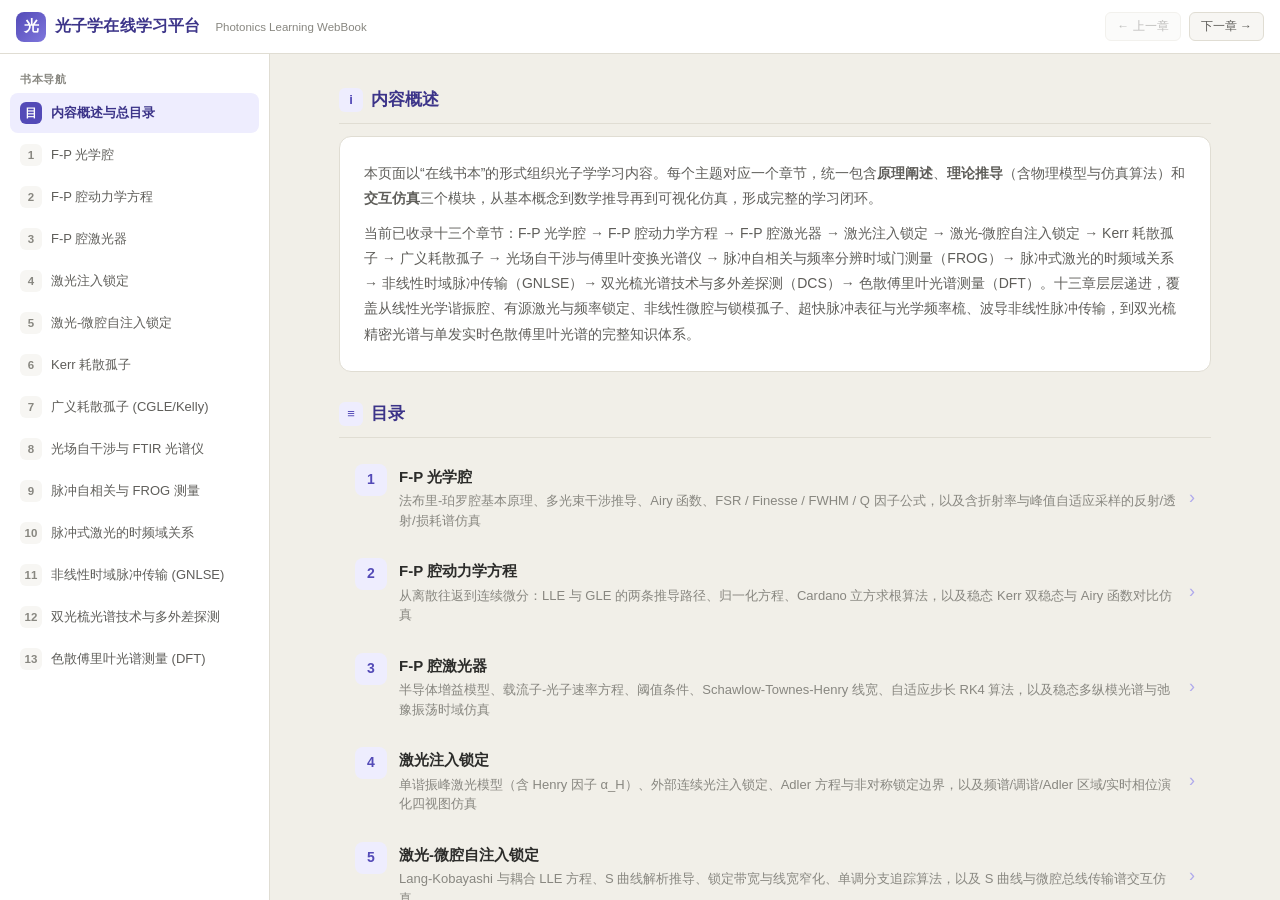
<file: index.html>
<!DOCTYPE html>
<html lang="zh-CN">
<head>
<meta charset="UTF-8">
<meta name="viewport" content="width=device-width, initial-scale=1.0, maximum-scale=5.0, user-scalable=yes">
<title>光子学在线学习平台 | Photonics Learning WebBook</title>
<style>
:root {
  --c-bg: #ffffff;
  --c-bg-sec: #f7f6f3;
  --c-bg-ter: #f1efe8;
  --c-text: #2c2c2a;
  --c-text-sec: #5f5e5a;
  --c-text-hint: #888780;
  --c-border: #e0ddd3;
  --c-purple-50: #EEEDFE;
  --c-purple-100: #CECBF6;
  --c-purple-400: #7F77DD;
  --c-purple-600: #534AB7;
  --c-purple-800: #3C3489;
  --sidebar-w: 270px;
  --header-h: 54px;
}
* { box-sizing: border-box; margin: 0; padding: 0; }
html, body { height: 100%; overflow: hidden; font-family: -apple-system, BlinkMacSystemFont, "Segoe UI", "PingFang SC", "Hiragino Sans GB", "Microsoft YaHei", sans-serif; background: var(--c-bg-ter); color: var(--c-text); }

.app-header {
  height: var(--header-h);
  background: var(--c-bg);
  border-bottom: 1px solid var(--c-border);
  display: flex;
  align-items: center;
  justify-content: space-between;
  padding: 0 16px;
  position: relative;
  z-index: 30;
}
.header-left { display: flex; align-items: center; gap: 10px; }
.menu-btn {
  display: none;
  width: 34px; height: 34px;
  border: 1px solid var(--c-border);
  border-radius: 8px;
  background: var(--c-bg-sec);
  color: var(--c-purple-800);
  font-size: 18px;
  cursor: pointer;
  align-items: center;
  justify-content: center;
}
.brand { display: flex; align-items: center; gap: 9px; text-decoration: none; color: var(--c-purple-800); }
.brand-logo {
  width: 30px; height: 30px; border-radius: 8px;
  background: linear-gradient(135deg, var(--c-purple-600), var(--c-purple-400));
  color: #fff; font-weight: 700; font-size: 15px;
  display: inline-flex; align-items: center; justify-content: center;
}
.brand-title { font-size: 15.5px; font-weight: 700; letter-spacing: 0.01em; }
.brand-sub { font-size: 11.5px; color: var(--c-text-hint); margin-left: 6px; font-weight: 400; }
.header-right { display: flex; align-items: center; gap: 8px; }
.nav-pill {
  padding: 5px 11px; font-size: 12px; border-radius: 6px;
  border: 1px solid var(--c-border); background: var(--c-bg-sec);
  color: var(--c-text-sec); cursor: pointer; font-family: inherit; transition: all 0.15s;
}
.nav-pill:hover { border-color: var(--c-purple-400); color: var(--c-purple-600); background: var(--c-purple-50); }
.nav-pill:disabled { opacity: 0.4; cursor: not-allowed; }

.app-body {
  display: flex;
  height: calc(100% - var(--header-h));
  position: relative;
}
.sidebar {
  width: var(--sidebar-w);
  background: var(--c-bg);
  border-right: 1px solid var(--c-border);
  display: flex;
  flex-direction: column;
  flex-shrink: 0;
  overflow-y: auto;
  padding: 12px 10px 20px;
  transition: transform 0.22s ease;
  z-index: 25;
}
.nav-group-title {
  font-size: 11px;
  font-weight: 600;
  color: var(--c-text-hint);
  text-transform: uppercase;
  letter-spacing: 0.06em;
  padding: 6px 10px 6px;
}
.nav-item {
  display: flex;
  align-items: center;
  gap: 9px;
  padding: 9px 10px;
  border-radius: 8px;
  border: none;
  background: transparent;
  color: var(--c-text-sec);
  font-size: 13px;
  text-align: left;
  cursor: pointer;
  width: 100%;
  font-family: inherit;
  transition: all 0.14s;
  margin-bottom: 2px;
}
.nav-item:hover { background: var(--c-bg-sec); color: var(--c-purple-800); }
.nav-item.active { background: var(--c-purple-50); color: var(--c-purple-800); font-weight: 600; }
.nav-num {
  width: 22px; height: 22px; border-radius: 6px;
  background: var(--c-bg-sec); color: var(--c-text-hint);
  font-size: 11.5px; font-weight: 700;
  display: inline-flex; align-items: center; justify-content: center;
  flex-shrink: 0;
}
.nav-item.active .nav-num { background: var(--c-purple-600); color: #fff; }
.nav-label { flex: 1; line-height: 1.35; }

.content-wrap {
  flex: 1;
  min-width: 0;
  height: 100%;
  background: var(--c-bg-ter);
  position: relative;
}
.content-frame {
  width: 100%;
  height: 100%;
  border: none;
  display: block;
  background: var(--c-bg-ter);
}
.backdrop {
  display: none;
  position: fixed;
  inset: var(--header-h) 0 0 0;
  background: rgba(20, 20, 30, 0.35);
  z-index: 20;
}
.backdrop.show { display: block; }

@media (max-width: 820px) {
  .menu-btn { display: inline-flex; }
  .brand-sub { display: none; }
  .sidebar {
    position: fixed;
    top: var(--header-h);
    left: 0;
    bottom: 0;
    transform: translateX(-100%);
    box-shadow: 4px 0 20px rgba(0, 0, 0, 0.12);
  }
  .sidebar.open { transform: translateX(0); }
}
</style>
</head>
<body>

<header class="app-header">
  <div class="header-left">
    <button class="menu-btn" id="menuBtn" aria-label="切换目录">☰</button>
    <a class="brand" href="#overview.html" onclick="loadPage('overview.html'); return false;">
      <span class="brand-logo">光</span>
      <span class="brand-title">光子学在线学习平台</span>
      <span class="brand-sub">Photonics Learning WebBook</span>
    </a>
  </div>
  <div class="header-right">
    <button class="nav-pill" id="prevBtn" onclick="stepPage(-1)">← 上一章</button>
    <button class="nav-pill" id="nextBtn" onclick="stepPage(1)">下一章 →</button>
  </div>
</header>

<div class="app-body">
  <div class="backdrop" id="backdrop" onclick="toggleSidebar(false)"></div>
  <aside class="sidebar" id="sidebar">
    <div class="nav-group-title">书本导航</div>
    <div id="navList"></div>
  </aside>
  <main class="content-wrap">
    <iframe id="contentFrame" class="content-frame" src="overview.html" title="章节内容"></iframe>
  </main>
</div>

<script>
(function() {
  var PAGES = [
    { file: 'overview.html', num: '目', title: '内容概述与总目录' },
    { file: 'fp-cavity.html', num: '1', title: 'F-P 光学腔' },
    { file: 'fp-dynamics.html', num: '2', title: 'F-P 腔动力学方程' },
    { file: 'fp-laser.html', num: '3', title: 'F-P 腔激光器' },
    { file: 'injection-locking.html', num: '4', title: '激光注入锁定' },
    { file: 'self-injection-locking.html', num: '5', title: '激光-微腔自注入锁定' },
    { file: 'kerr-dissipative-soliton.html', num: '6', title: 'Kerr 耗散孤子' },
    { file: 'general-dissipative-soliton.html', num: '7', title: '广义耗散孤子 (CGLE/Kelly)' },
    { file: 'ftir-spectroscopy.html', num: '8', title: '光场自干涉与 FTIR 光谱仪' },
    { file: 'frog-measurement.html', num: '9', title: '脉冲自相关与 FROG 测量' },
    { file: 'pulsed-laser-comb.html', num: '10', title: '脉冲式激光的时频域关系' },
    { file: 'nonlinear-pulse-propagation.html', num: '11', title: '非线性时域脉冲传输 (GNLSE)' },
    { file: 'dual-comb-spectroscopy.html', num: '12', title: '双光梳光谱技术与多外差探测' },
    { file: 'dispersive-fourier-transform.html', num: '13', title: '色散傅里叶光谱测量 (DFT)' }
  ];

  var navList = document.getElementById('navList');
  var frame = document.getElementById('contentFrame');
  var sidebar = document.getElementById('sidebar');
  var backdrop = document.getElementById('backdrop');
  var prevBtn = document.getElementById('prevBtn');
  var nextBtn = document.getElementById('nextBtn');
  var currentIdx = 0;

  PAGES.forEach(function(p, idx) {
    var btn = document.createElement('button');
    btn.className = 'nav-item' + (idx === 0 ? ' active' : '');
    btn.dataset.file = p.file;
    btn.innerHTML = '<span class="nav-num">' + p.num + '</span><span class="nav-label">' + p.title + '</span>';
    btn.addEventListener('click', function() { loadPage(p.file); });
    navList.appendChild(btn);
  });

  window.toggleSidebar = function(force) {
    var open = typeof force === 'boolean' ? force : !sidebar.classList.contains('open');
    sidebar.classList.toggle('open', open);
    backdrop.classList.toggle('show', open);
  };
  document.getElementById('menuBtn').addEventListener('click', function() { toggleSidebar(); });

  window.loadPage = function(rawSrc) {
    var file = String(rawSrc || 'overview.html').replace(/^tabs\//, '').replace(/^#/, '');
    var idx = PAGES.findIndex(function(p) { return p.file === file; });
    if (idx < 0) idx = 0;
    currentIdx = idx;
    var target = PAGES[idx].file;
    if (frame.getAttribute('src') !== target) frame.setAttribute('src', target);
    document.querySelectorAll('.nav-item').forEach(function(el, i) {
      el.classList.toggle('active', i === idx);
    });
    prevBtn.disabled = (idx <= 0);
    nextBtn.disabled = (idx >= PAGES.length - 1);
    if (window.location.hash !== '#' + target) {
      try { history.replaceState(null, '', '#' + target); } catch (e) {}
    }
    toggleSidebar(false);
  };

  window.stepPage = function(delta) {
    var next = currentIdx + delta;
    if (next >= 0 && next < PAGES.length) loadPage(PAGES[next].file);
  };

  // Listen for chapter clicks from overview.html iframe
  window.addEventListener('message', function(e) {
    if (e.data && e.data.type === 'switchTab' && e.data.src) {
      loadPage(e.data.src);
    }
  });

  // Support direct hash links like index.html#frog-measurement.html
  var initHash = window.location.hash ? window.location.hash.slice(1) : 'overview.html';
  loadPage(initHash);
})();
</script>
</body>
</html>
</file>
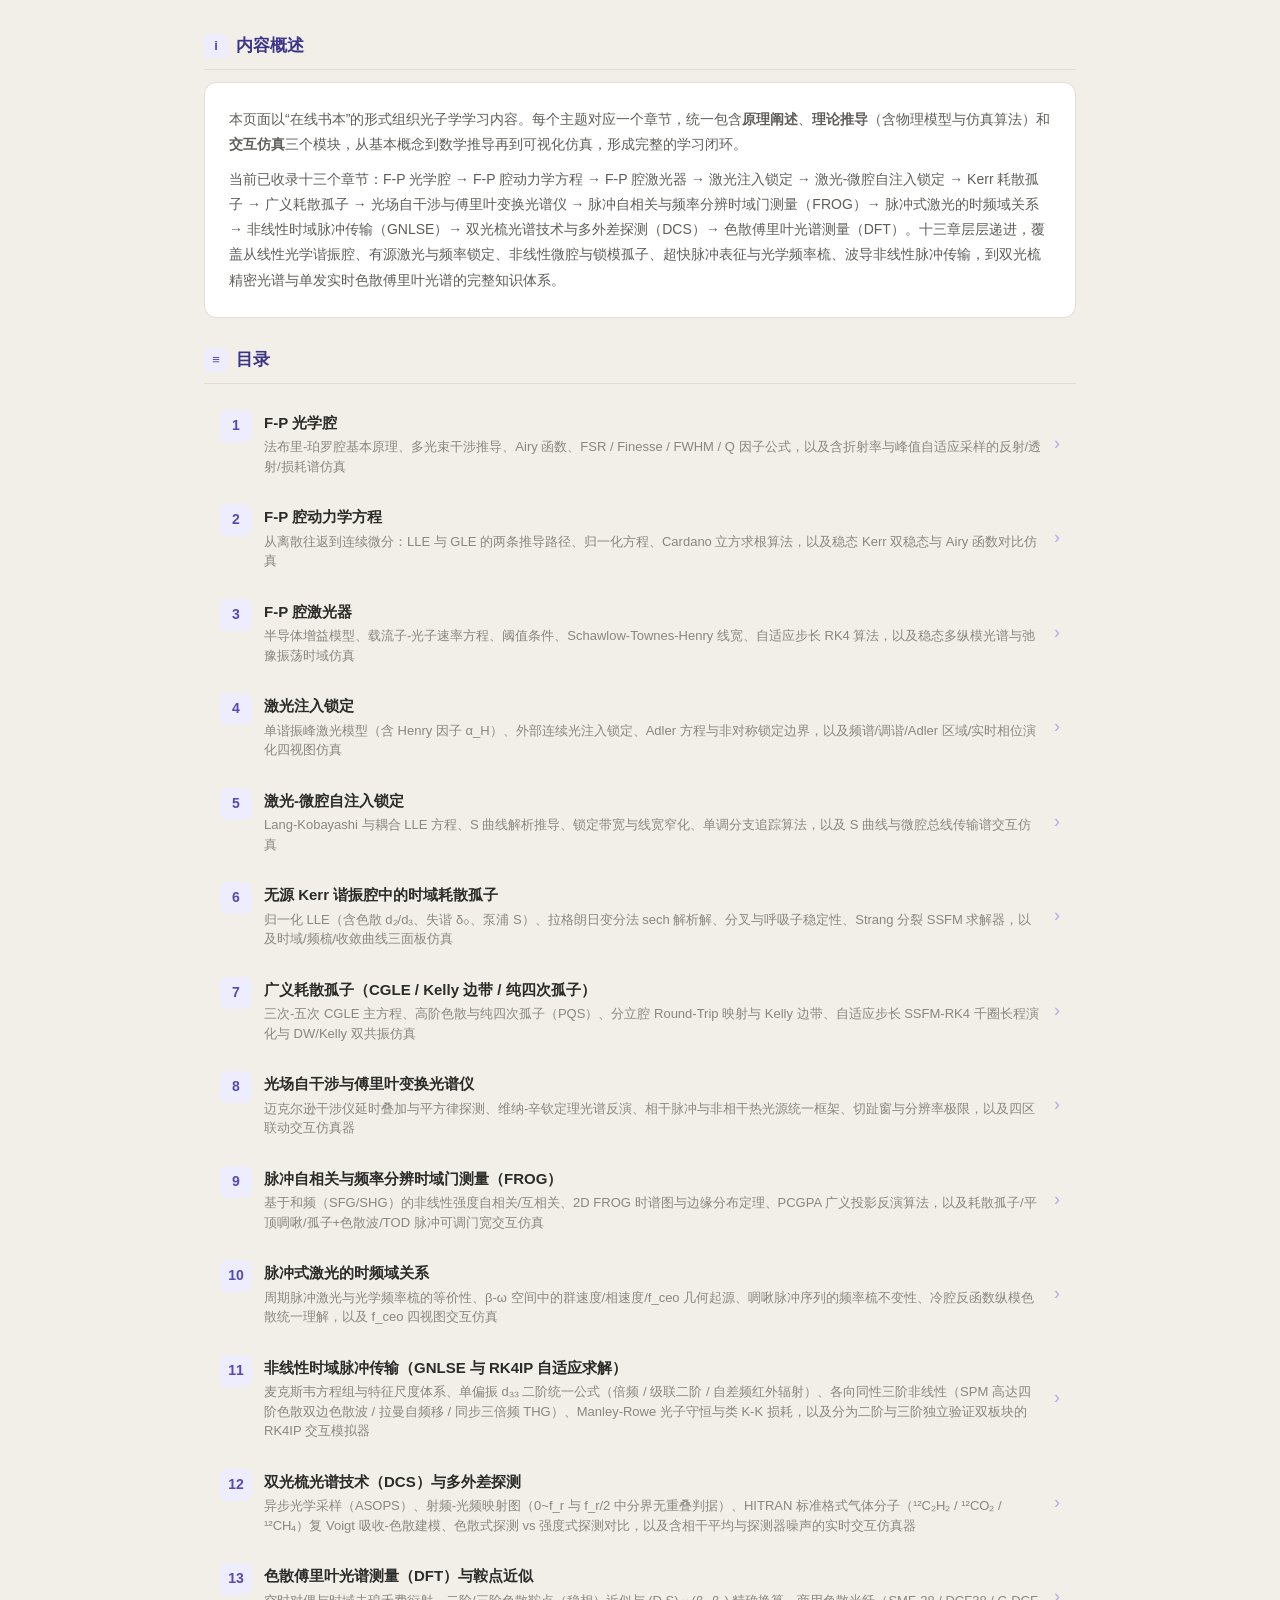
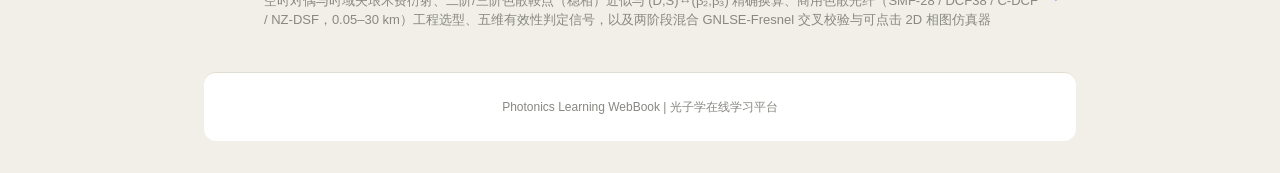
<file: overview.html>
<!DOCTYPE html>
<html lang="zh-CN">
<head>
<meta charset="UTF-8">
<meta name="viewport" content="width=device-width, initial-scale=1.0">
<link rel="stylesheet" href="common.css">
<title>目录 - 光子学学习</title>
</head>
<body>
<div class="main">

  <div class="section">
    <div class="section-title"><span class="section-icon">i</span>内容概述</div>
    <div class="book-abstract">
      <p>本页面以“在线书本”的形式组织光子学学习内容。每个主题对应一个章节，统一包含<strong>原理阐述</strong>、<strong>理论推导</strong>（含物理模型与仿真算法）和<strong>交互仿真</strong>三个模块，从基本概念到数学推导再到可视化仿真，形成完整的学习闭环。</p>
      <p>当前已收录十三个章节：F-P 光学腔 → F-P 腔动力学方程 → F-P 腔激光器 → 激光注入锁定 → 激光-微腔自注入锁定 → Kerr 耗散孤子 → 广义耗散孤子 → 光场自干涉与傅里叶变换光谱仪 → 脉冲自相关与频率分辨时域门测量（FROG）→ 脉冲式激光的时频域关系 → 非线性时域脉冲传输（GNLSE）→ 双光梳光谱技术与多外差探测（DCS）→ 色散傅里叶光谱测量（DFT）。十三章层层递进，覆盖从线性光学谐振腔、有源激光与频率锁定、非线性微腔与锁模孤子、超快脉冲表征与光学频率梳、波导非线性脉冲传输，到双光梳精密光谱与单发实时色散傅里叶光谱的完整知识体系。</p>
    </div>
  </div>

  <div class="section">
    <div class="section-title"><span class="section-icon">≡</span>目录</div>
    <div class="toc-list">
      <a class="toc-item" href="fp-cavity.html" data-tab="fp-cavity.html">
        <span class="toc-num">1</span>
        <div class="toc-info">
          <div class="toc-chapter">F-P 光学腔</div>
          <div class="toc-desc">法布里-珀罗腔基本原理、多光束干涉推导、Airy 函数、FSR / Finesse / FWHM / Q 因子公式，以及含折射率与峰值自适应采样的反射/透射/损耗谱仿真</div>
        </div>
        <span class="toc-arrow">›</span>
      </a>
      <a class="toc-item" href="fp-dynamics.html" data-tab="fp-dynamics.html">
        <span class="toc-num">2</span>
        <div class="toc-info">
          <div class="toc-chapter">F-P 腔动力学方程</div>
          <div class="toc-desc">从离散往返到连续微分：LLE 与 GLE 的两条推导路径、归一化方程、Cardano 立方求根算法，以及稳态 Kerr 双稳态与 Airy 函数对比仿真</div>
        </div>
        <span class="toc-arrow">›</span>
      </a>
      <a class="toc-item" href="fp-laser.html" data-tab="fp-laser.html">
        <span class="toc-num">3</span>
        <div class="toc-info">
          <div class="toc-chapter">F-P 腔激光器</div>
          <div class="toc-desc">半导体增益模型、载流子-光子速率方程、阈值条件、Schawlow-Townes-Henry 线宽、自适应步长 RK4 算法，以及稳态多纵模光谱与弛豫振荡时域仿真</div>
        </div>
        <span class="toc-arrow">›</span>
      </a>
      <a class="toc-item" href="injection-locking.html" data-tab="injection-locking.html">
        <span class="toc-num">4</span>
        <div class="toc-info">
          <div class="toc-chapter">激光注入锁定</div>
          <div class="toc-desc">单谐振峰激光模型（含 Henry 因子 α_H）、外部连续光注入锁定、Adler 方程与非对称锁定边界，以及频谱/调谐/Adler 区域/实时相位演化四视图仿真</div>
        </div>
        <span class="toc-arrow">›</span>
      </a>
      <a class="toc-item" href="self-injection-locking.html" data-tab="self-injection-locking.html">
        <span class="toc-num">5</span>
        <div class="toc-info">
          <div class="toc-chapter">激光-微腔自注入锁定</div>
          <div class="toc-desc">Lang-Kobayashi 与耦合 LLE 方程、S 曲线解析推导、锁定带宽与线宽窄化、单调分支追踪算法，以及 S 曲线与微腔总线传输谱交互仿真</div>
        </div>
        <span class="toc-arrow">›</span>
      </a>
      <a class="toc-item" href="kerr-dissipative-soliton.html" data-tab="kerr-dissipative-soliton.html">
        <span class="toc-num">6</span>
        <div class="toc-info">
          <div class="toc-chapter">无源 Kerr 谐振腔中的时域耗散孤子</div>
          <div class="toc-desc">归一化 LLE（含色散 d₂/d₃、失谐 δ₀、泵浦 S）、拉格朗日变分法 sech 解析解、分叉与呼吸子稳定性、Strang 分裂 SSFM 求解器，以及时域/频梳/收敛曲线三面板仿真</div>
        </div>
        <span class="toc-arrow">›</span>
      </a>
      <a class="toc-item" href="general-dissipative-soliton.html" data-tab="general-dissipative-soliton.html">
        <span class="toc-num">7</span>
        <div class="toc-info">
          <div class="toc-chapter">广义耗散孤子（CGLE / Kelly 边带 / 纯四次孤子）</div>
          <div class="toc-desc">三次-五次 CGLE 主方程、高阶色散与纯四次孤子（PQS）、分立腔 Round-Trip 映射与 Kelly 边带、自适应步长 SSFM-RK4 千圈长程演化与 DW/Kelly 双共振仿真</div>
        </div>
        <span class="toc-arrow">›</span>
      </a>
      <a class="toc-item" href="ftir-spectroscopy.html" data-tab="ftir-spectroscopy.html">
        <span class="toc-num">8</span>
        <div class="toc-info">
          <div class="toc-chapter">光场自干涉与傅里叶变换光谱仪</div>
          <div class="toc-desc">迈克尔逊干涉仪延时叠加与平方律探测、维纳-辛钦定理光谱反演、相干脉冲与非相干热光源统一框架、切趾窗与分辨率极限，以及四区联动交互仿真器</div>
        </div>
        <span class="toc-arrow">›</span>
      </a>
      <a class="toc-item" href="frog-measurement.html" data-tab="frog-measurement.html">
        <span class="toc-num">9</span>
        <div class="toc-info">
          <div class="toc-chapter">脉冲自相关与频率分辨时域门测量（FROG）</div>
          <div class="toc-desc">基于和频（SFG/SHG）的非线性强度自相关/互相关、2D FROG 时谱图与边缘分布定理、PCGPA 广义投影反演算法，以及耗散孤子/平顶啁啾/孤子+色散波/TOD 脉冲可调门宽交互仿真</div>
        </div>
        <span class="toc-arrow">›</span>
      </a>
      <a class="toc-item" href="pulsed-laser-comb.html" data-tab="pulsed-laser-comb.html">
        <span class="toc-num">10</span>
        <div class="toc-info">
          <div class="toc-chapter">脉冲式激光的时频域关系</div>
          <div class="toc-desc">周期脉冲激光与光学频率梳的等价性、β-ω 空间中的群速度/相速度/f_ceo 几何起源、啁啾脉冲序列的频率梳不变性、冷腔反函数纵模色散统一理解，以及 f_ceo 四视图交互仿真</div>
        </div>
        <span class="toc-arrow">›</span>
      </a>
      <a class="toc-item" href="nonlinear-pulse-propagation.html" data-tab="nonlinear-pulse-propagation.html">
        <span class="toc-num">11</span>
        <div class="toc-info">
          <div class="toc-chapter">非线性时域脉冲传输（GNLSE 与 RK4IP 自适应求解）</div>
          <div class="toc-desc">麦克斯韦方程组与特征尺度体系、单偏振 d₃₃ 二阶统一公式（倍频 / 级联二阶 / 自差频红外辐射）、各向同性三阶非线性（SPM 高达四阶色散双边色散波 / 拉曼自频移 / 同步三倍频 THG）、Manley-Rowe 光子守恒与类 K-K 损耗，以及分为二阶与三阶独立验证双板块的 RK4IP 交互模拟器</div>
        </div>
        <span class="toc-arrow">›</span>
      </a>
      <a class="toc-item" href="dual-comb-spectroscopy.html" data-tab="dual-comb-spectroscopy.html">
        <span class="toc-num">12</span>
        <div class="toc-info">
          <div class="toc-chapter">双光梳光谱技术（DCS）与多外差探测</div>
          <div class="toc-desc">异步光学采样（ASOPS）、射频-光频映射图（0~f_r 与 f_r/2 中分界无重叠判据）、HITRAN 标准格式气体分子（¹²C₂H₂ / ¹²CO₂ / ¹²CH₄）复 Voigt 吸收-色散建模、色散式探测 vs 强度式探测对比，以及含相干平均与探测器噪声的实时交互仿真器</div>
        </div>
        <span class="toc-arrow">›</span>
      </a>
      <a class="toc-item" href="dispersive-fourier-transform.html" data-tab="dispersive-fourier-transform.html">
        <span class="toc-num">13</span>
        <div class="toc-info">
          <div class="toc-chapter">色散傅里叶光谱测量（DFT）与鞍点近似</div>
          <div class="toc-desc">空时对偶与时域夫琅禾费衍射、二阶/三阶色散鞍点（稳相）近似与 (D,S)↔(β₂,β₃) 精确换算、商用色散光纤（SMF-28 / DCF38 / C-DCF / NZ-DSF，0.05–30 km）工程选型、五维有效性判定信号，以及两阶段混合 GNLSE-Fresnel 交叉校验与可点击 2D 相图仿真器</div>
        </div>
        <span class="toc-arrow">›</span>
      </a>
    </div>
  </div>

  <div class="footer">
    <p>Photonics Learning WebBook | 光子学在线学习平台</p>
  </div>
</div>

<script>
(function() {
  var links = document.querySelectorAll('.toc-item[data-tab]');
  links.forEach(function(link) {
    link.addEventListener('click', function(e) {
      if (window.parent && window.parent !== window) {
        e.preventDefault();
        window.parent.postMessage({ type: 'switchTab', src: 'tabs/' + this.dataset.tab }, '*');
      }
    });
  });
})();
</script>
</body>
</html>
</file>
<file: common.css>
:root {
  --c-bg: #ffffff;
  --c-bg-sec: #f7f6f3;
  --c-bg-ter: #f1efe8;
  --c-text: #2c2c2a;
  --c-text-sec: #5f5e5a;
  --c-text-hint: #888780;
  --c-border: #e0ddd3;
  --c-border-2: #d3d1c7;
  --c-purple-50: #EEEDFE;
  --c-purple-100: #CECBF6;
  --c-purple-200: #AFA9EC;
  --c-purple-400: #7F77DD;
  --c-purple-600: #534AB7;
  --c-purple-800: #3C3489;
  --c-teal-50: #E1F5EE;
  --c-teal-100: #9FE1CB;
  --c-teal-400: #1D9E75;
  --c-teal-600: #0F6E56;
  --c-blue-50: #E6F1FB;
  --c-blue-100: #B5D4F4;
  --c-blue-400: #378ADD;
  --c-blue-600: #185FA5;
  --c-amber-50: #FAEEDA;
  --c-amber-100: #FAC775;
  --c-amber-400: #EF9F27;
  --c-amber-600: #854F0B;
  --radius: 8px;
  --radius-lg: 12px;
  --radius-xl: 16px;
}

* { box-sizing: border-box; margin: 0; padding: 0; }

body {
  font-family: -apple-system, BlinkMacSystemFont, "Segoe UI", "PingFang SC", "Hiragino Sans GB", "Microsoft YaHei", sans-serif;
  background: var(--c-bg-ter);
  color: var(--c-text);
  line-height: 1.7;
  font-size: 15px;
  -webkit-text-size-adjust: 100%;
}

.mono { font-family: "SF Mono", "Fira Code", "Consolas", monospace; }

/* ===== Main ===== */
.main {
  max-width: 920px;
  margin: 0 auto;
  padding: 1.25rem;
}

/* ===== Section ===== */
.section {
  margin-bottom: 1.75rem;
  scroll-margin-top: 100px;
}
.section-title {
  display: flex;
  align-items: center;
  gap: 8px;
  font-size: 17px;
  font-weight: 600;
  color: var(--c-purple-800);
  margin-bottom: 0.75rem;
  padding-bottom: 0.5rem;
  border-bottom: 0.5px solid var(--c-border);
}
.section-icon {
  width: 24px;
  height: 24px;
  border-radius: 6px;
  background: var(--c-purple-50);
  color: var(--c-purple-600);
  display: inline-flex;
  align-items: center;
  justify-content: center;
  font-size: 13px;
  font-weight: 700;
  flex-shrink: 0;
}
.section-desc {
  font-size: 13px;
  color: var(--c-text-hint);
  margin-bottom: 0.75rem;
}

/* ===== Unified Tab Switcher ===== */
.tab-switch {
  display: flex;
  gap: 0;
  margin-bottom: 1rem;
  border-bottom: 0.5px solid var(--c-border);
}
.tab-switch button {
  padding: 8px 18px;
  font-size: 14px;
  border: none;
  background: none;
  color: var(--c-text-sec);
  cursor: pointer;
  border-bottom: 2px solid transparent;
  transition: all 0.15s;
  font-family: inherit;
}
.tab-switch button:hover { color: var(--c-purple-600); }
.tab-switch button.active {
  color: var(--c-purple-600);
  border-bottom-color: var(--c-purple-400);
  font-weight: 500;
}
.tab-panel { display: none; }
.tab-panel.active { display: block; }

/* ===== Topic Card ===== */
.topic-card {
  background: var(--c-bg);
  border: 0.5px solid var(--c-border);
  border-radius: var(--radius-lg);
  padding: 1.25rem;
  margin-bottom: 1rem;
  transition: border-color 0.2s;
}
.topic-card:hover { border-color: var(--c-border-2); }

.topic-header {
  display: flex;
  align-items: flex-start;
  justify-content: space-between;
  gap: 12px;
  margin-bottom: 0.75rem;
}
.topic-title {
  font-size: 15px;
  font-weight: 600;
  color: var(--c-text);
  flex: 1;
}
.topic-badge {
  font-size: 11px;
  padding: 2px 7px;
  border-radius: 4px;
  flex-shrink: 0;
}
.badge-theory { background: var(--c-purple-50); color: var(--c-purple-600); }
.badge-formula { background: var(--c-blue-50); color: var(--c-blue-600); }
.badge-sim { background: var(--c-teal-50); color: var(--c-teal-600); }

.topic-body {
  font-size: 14px;
  color: var(--c-text);
  line-height: 1.8;
}
.topic-body p { margin-bottom: 0.6rem; }
.topic-body ul { padding-left: 1.5rem; font-size: 13.5px; line-height: 1.8; margin-bottom: 0.6rem; }

/* ===== Formula Box (Unified Left-Accented Style) ===== */
.formula-box {
  background: var(--c-bg-sec);
  border: 0.5px solid var(--c-border);
  border-left: 3px solid var(--c-purple-400);
  border-radius: var(--radius);
  padding: 0.9rem 1.2rem;
  margin: 0.75rem 0;
  text-align: center;
  overflow-x: auto;
}
.formula-box mjx-container { display: inline-block !important; }
.formula-box .formula {
  font-family: "SF Mono", "Fira Code", "Consolas", "Latin Modern Math", serif;
  font-size: 16px;
  color: var(--c-purple-800);
  white-space: nowrap;
}
.formula-box .formula-label {
  font-size: 12px;
  color: var(--c-text-hint);
  margin-top: 6px;
}

/* ===== Unified Data Table ===== */
.data-table {
  width: 100%;
  border-collapse: collapse;
  margin: 0.75rem 0;
  font-size: 13px;
}
.data-table th, .data-table td {
  border: 0.5px solid var(--c-border);
  padding: 7px 10px;
  text-align: left;
}
.data-table th {
  background: var(--c-bg-sec);
  font-weight: 600;
  color: var(--c-text-sec);
}

/* ===== SVG Diagram Container ===== */
.diagram-box {
  background: var(--c-bg-sec);
  border: 0.5px solid var(--c-border);
  border-radius: var(--radius);
  margin: 1rem 0;
  text-align: center;
  padding: 0.75rem;
  overflow-x: auto;
}
.diagram-box svg { max-width: 100%; height: auto; display: inline-block; }
.diagram-caption {
  font-size: 12px;
  color: var(--c-text-hint);
  margin-top: 0.35rem;
}

/* ===== Interactive Simulator Shared Layout ===== */
.sim-container {
  background: var(--c-bg);
  border: 0.5px solid var(--c-border);
  border-radius: var(--radius-lg);
  padding: 1rem;
  margin: 0.75rem 0;
}
.sim-layout {
  display: flex;
  gap: 1rem;
  flex-wrap: wrap;
}
.sim-sidebar {
  flex: 0 0 240px;
  display: flex;
  flex-direction: column;
  gap: 0.65rem;
}
.sim-main {
  flex: 1;
  min-width: 280px;
}
.sim-canvas-stack {
  display: flex;
  flex-direction: column;
  gap: 0.55rem;
}
.sim-canvas-wrap, .sim-canvas-wrap-2 {
  background: #faf9f7;
  border-radius: var(--radius);
  border: 0.5px solid var(--c-border);
  overflow: hidden;
  position: relative;
}
.sim-canvas-wrap canvas, .sim-canvas-wrap-2 canvas {
  display: block;
  width: 100%;
  height: auto;
}
.sim-canvas-label {
  font-size: 12px;
  color: var(--c-text-hint);
  padding: 5px 8px 2px;
}
.sim-controls {
  display: flex;
  flex-wrap: wrap;
  gap: 12px;
  align-items: center;
}
.sim-control-group {
  display: flex;
  flex-direction: column;
  gap: 4px;
}
.sim-label {
  font-size: 12px;
  color: var(--c-text-hint);
  display: flex;
  justify-content: space-between;
  align-items: center;
}
.sim-label span {
  color: var(--c-purple-600);
  font-weight: 500;
  font-family: "SF Mono", "Fira Code", Consolas, monospace;
}
input[type="range"] {
  -webkit-appearance: none;
  appearance: none;
  width: 100%;
  height: 4px;
  background: var(--c-border);
  border-radius: 2px;
  outline: none;
}
input[type="range"]::-webkit-slider-thumb {
  -webkit-appearance: none;
  appearance: none;
  width: 16px;
  height: 16px;
  border-radius: 50%;
  background: var(--c-purple-400);
  border: 2px solid #fff;
  cursor: pointer;
  box-shadow: 0 1px 3px rgba(0,0,0,0.15);
}
input[type="range"]::-moz-range-thumb {
  width: 16px;
  height: 16px;
  border-radius: 50%;
  background: var(--c-purple-400);
  border: 2px solid #fff;
  cursor: pointer;
}
.sim-btn {
  padding: 7px 14px;
  font-size: 13px;
  border: 0.5px solid var(--c-border-2);
  border-radius: var(--radius);
  background: var(--c-bg);
  color: var(--c-text);
  cursor: pointer;
  transition: all 0.15s;
  font-family: inherit;
}
.sim-btn:hover { border-color: var(--c-purple-400); color: var(--c-purple-600); }
.sim-btn.primary {
  background: var(--c-purple-600);
  color: #fff;
  border-color: var(--c-purple-600);
}
.sim-btn.primary:hover { background: var(--c-purple-800); }
.sim-btn:disabled { opacity: 0.6; cursor: not-allowed; }

.preset-row { display: flex; gap: 4px; flex-wrap: wrap; margin-bottom: 4px; }
.preset-btn {
  padding: 4px 8px;
  font-size: 11px;
  border: 0.5px solid var(--c-border);
  border-radius: var(--radius);
  background: var(--c-bg-sec);
  color: var(--c-text-sec);
  cursor: pointer;
  transition: all 0.15s;
  font-family: inherit;
}
.preset-btn:hover { background: var(--c-purple-50); border-color: var(--c-purple-400); color: var(--c-purple-600); }

.checkbox-row {
  display: flex;
  align-items: center;
  gap: 6px;
  font-size: 12px;
  color: var(--c-text-sec);
}
.checkbox-row input[type="checkbox"] {
  width: 14px;
  height: 14px;
  accent-color: var(--c-purple-600);
}

.mode-selector { display: flex; flex-direction: column; gap: 0.25rem; }
.mode-selector label {
  display: flex;
  align-items: center;
  gap: 6px;
  font-size: 12px;
  color: var(--c-text-sec);
  cursor: pointer;
  padding: 4px 6px;
  border-radius: 4px;
  transition: background 0.1s;
}
.mode-selector label:hover { background: var(--c-bg-sec); }
.mode-selector input[type="radio"] {
  width: 14px;
  height: 14px;
  accent-color: var(--c-purple-600);
}

.sim-status {
  font-size: 12px;
  color: var(--c-text-hint);
  padding: 0.5rem 0.75rem;
  background: var(--c-bg-sec);
  border-radius: var(--radius);
  border: 0.5px solid var(--c-border);
  line-height: 1.6;
}
.sim-status .status-line { display: flex; justify-content: space-between; }
.sim-status .status-line strong { color: var(--c-text); font-family: "SF Mono", monospace; }

.sim-metrics {
  display: grid;
  grid-template-columns: repeat(auto-fit, minmax(100px, 1fr));
  gap: 8px;
  margin-top: 0.65rem;
}
.metric {
  background: var(--c-bg-sec);
  border: 0.5px solid var(--c-border);
  border-radius: var(--radius);
  padding: 8px 10px;
  text-align: center;
}
.metric .val {
  font-size: 16px;
  font-weight: 600;
  color: var(--c-purple-600);
  font-family: "SF Mono", monospace;
}
.metric .lbl {
  font-size: 11px;
  color: var(--c-text-hint);
  margin-top: 2px;
}

/* ===== Book TOC & Abstract ===== */
.toc-list { list-style: none; padding: 0; margin: 0; }
.toc-item {
  display: flex;
  align-items: flex-start;
  gap: 12px;
  padding: 14px 16px;
  border-radius: var(--radius);
  cursor: pointer;
  transition: background 0.15s;
  text-decoration: none;
  color: var(--c-text);
}
.toc-item:hover { background: var(--c-purple-50); }
.toc-item:active { background: var(--c-purple-100); }
.toc-num {
  width: 32px;
  height: 32px;
  border-radius: 8px;
  background: var(--c-purple-50);
  color: var(--c-purple-600);
  display: inline-flex;
  align-items: center;
  justify-content: center;
  font-size: 14px;
  font-weight: 600;
  flex-shrink: 0;
}
.toc-item:hover .toc-num { background: var(--c-purple-100); }
.toc-info { flex: 1; min-width: 0; }
.toc-chapter { font-size: 15px; font-weight: 600; color: var(--c-text); margin-bottom: 2px; }
.toc-desc { font-size: 13px; color: var(--c-text-hint); line-height: 1.5; }
.toc-arrow { align-self: center; color: var(--c-purple-200); font-size: 18px; flex-shrink: 0; }
.toc-item:hover .toc-arrow { color: var(--c-purple-400); }

.book-abstract {
  background: var(--c-bg);
  border: 0.5px solid var(--c-border);
  border-radius: var(--radius-lg);
  padding: 1.5rem;
  margin-bottom: 1.5rem;
}
.book-abstract p { font-size: 14px; line-height: 1.8; color: var(--c-text-sec); margin-bottom: 0.6rem; }
.book-abstract p:last-child { margin-bottom: 0; }

/* ===== Footer ===== */
.footer {
  text-align: center;
  padding: 1.5rem 1.25rem;
  font-size: 12px;
  color: var(--c-text-hint);
  border-top: 0.5px solid var(--c-border);
  background: var(--c-bg);
  border-radius: var(--radius-lg);
  margin-top: 1.5rem;
}

/* ===== Responsive ===== */
@media (max-width: 720px) {
  .sim-sidebar { flex: 1 1 100%; }
  .sim-main { flex: 1 1 100%; }
}
@media (max-width: 600px) {
  .main { padding: 1rem; }
  .topic-card { padding: 1rem; }
  .formula-box .formula { font-size: 14px; }
  .sim-controls { flex-direction: column; }
}
@media (max-width: 480px) {
  .tab-switch button { padding: 6px 10px; font-size: 12px; flex: 1; text-align: center; }
  .sim-container { padding: 0.65rem; }
  .sim-label { font-size: 11px; }
}
@media (min-width: 769px) {
  .main { padding: 2rem 1.5rem; }
}


/* ===== Academic References Block ===== */
.ref-section {
  background: var(--c-bg);
  border: 0.5px solid var(--c-border);
  border-radius: var(--radius-lg);
  padding: 1.15rem 1.35rem;
  margin-top: 1.5rem;
}
.ref-title {
  font-size: 14px;
  font-weight: 600;
  color: var(--c-purple-800);
  margin-bottom: 0.6rem;
  padding-bottom: 0.4rem;
  border-bottom: 0.5px solid var(--c-border);
}
.ref-list {
  list-style: none;
  padding: 0;
  margin: 0;
  font-size: 12.5px;
  line-height: 1.75;
  color: var(--c-text-sec);
}
.ref-list li {
  padding-left: 2.1em;
  text-indent: -2.1em;
  margin-bottom: 0.35rem;
}
.ref-list li:last-child { margin-bottom: 0; }
.ref-num {
  display: inline-block;
  width: 2.1em;
  text-indent: 0;
  font-family: "SF Mono", "Fira Code", Consolas, monospace;
  font-size: 11.5px;
  color: var(--c-purple-600);
  font-weight: 600;
}
</file>
